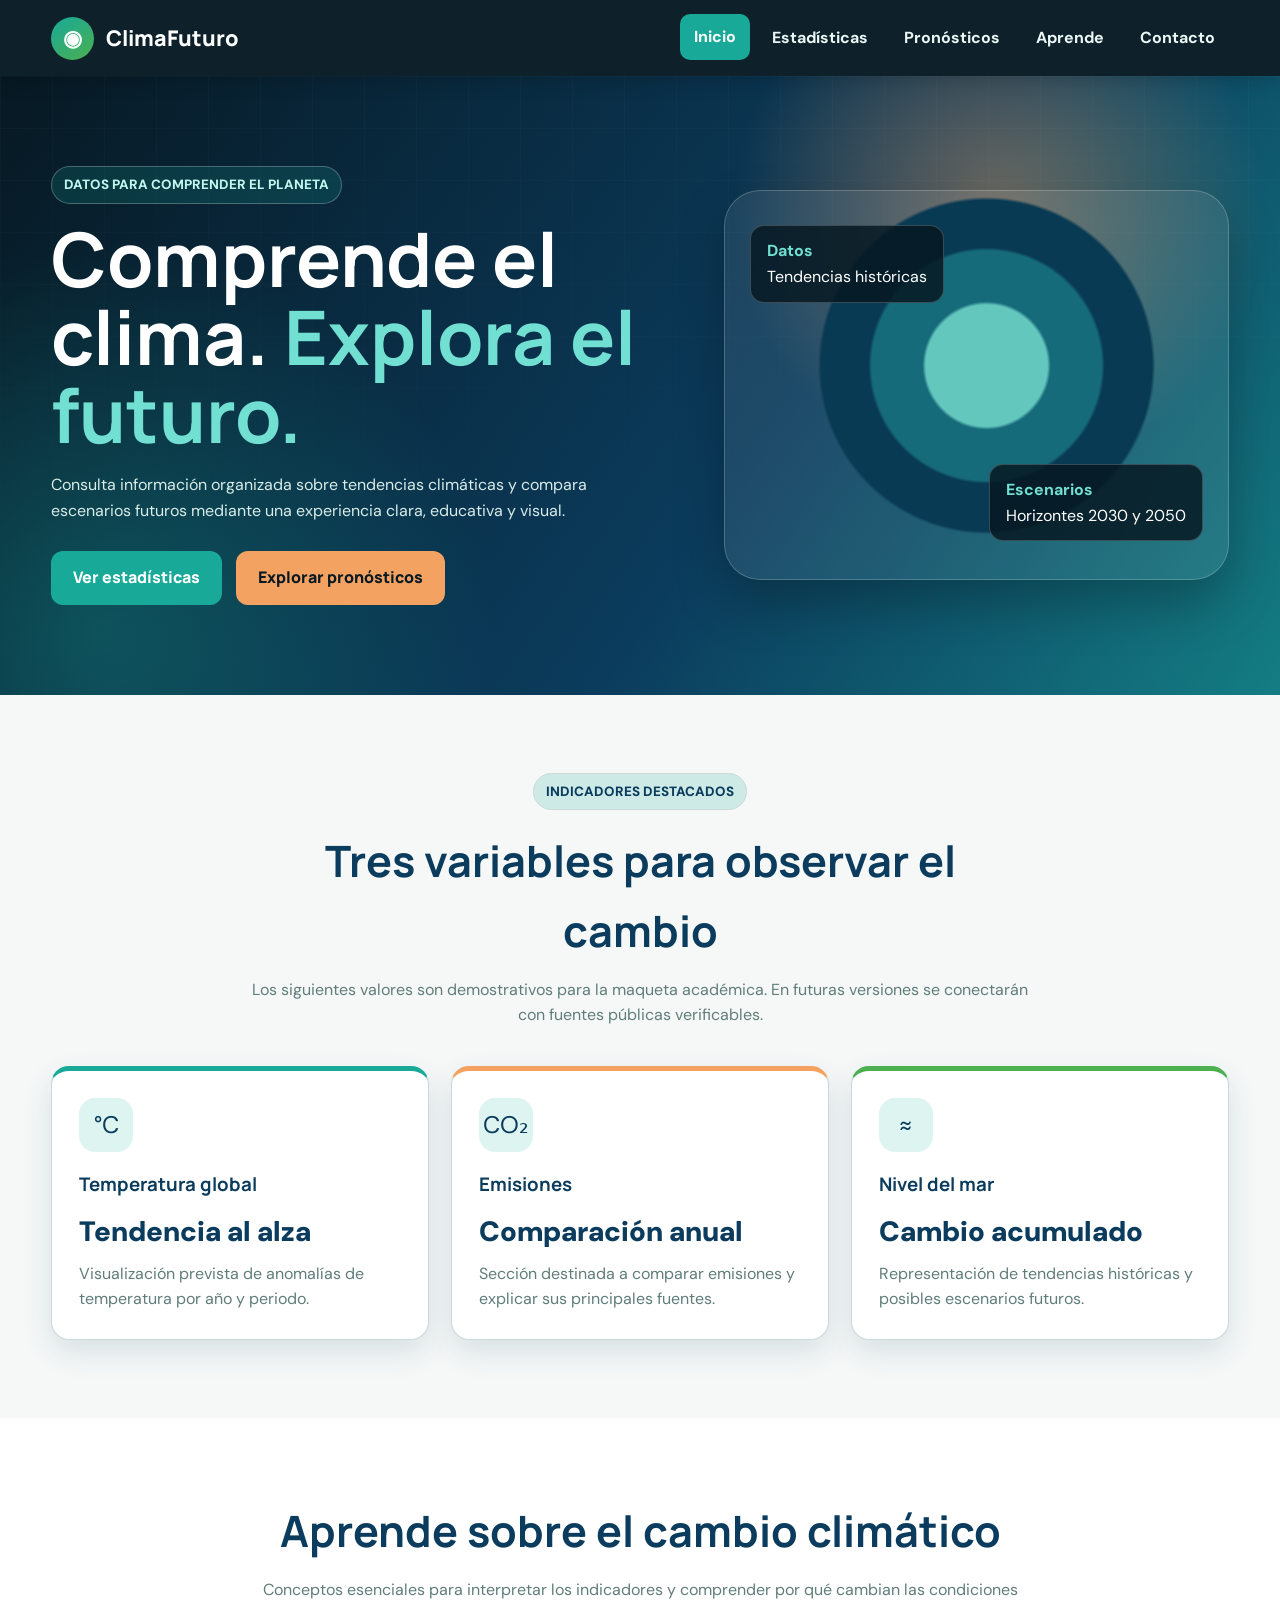
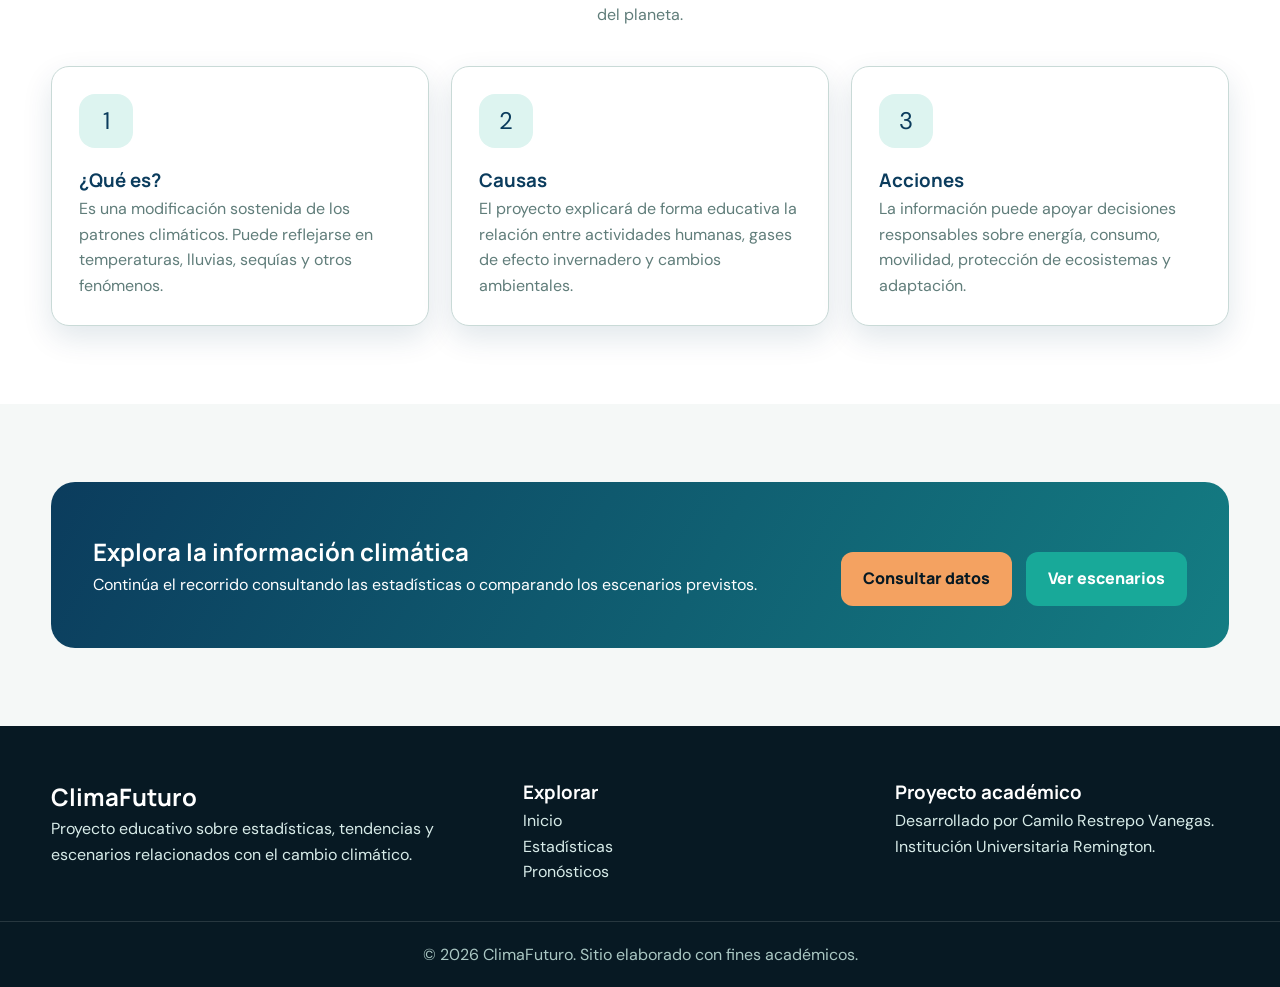
<file: index.html>
<!DOCTYPE html>
<html lang="es">
<head>
  <meta charset="UTF-8">
  <meta name="viewport" content="width=device-width, initial-scale=1.0">
  <meta name="description" content="ClimaFuturo presenta estadísticas, tendencias y pronósticos educativos sobre el cambio climático.">
  <title>ClimaFuturo | Inicio</title>
  <link rel="preconnect" href="https://fonts.googleapis.com">
  <link rel="preconnect" href="https://fonts.gstatic.com" crossorigin>
  <link href="https://fonts.googleapis.com/css2?family=DM+Sans:wght@400;500;700&family=Manrope:wght@600;700;800&display=swap" rel="stylesheet">
  <link rel="stylesheet" href="styles.css">
</head>
<body>
  <a class="skip-link" href="#contenido">Saltar al contenido principal</a>

  <header class="site-header">
    <div class="container navbar">
      <a class="brand" href="index.html" aria-label="ClimaFuturo, ir al inicio">
        <span class="brand-mark" aria-hidden="true">◉</span>
        <span>ClimaFuturo</span>
      </a>
      <nav aria-label="Navegación principal">
        <ul class="nav-list">
          <li><a class="nav-link active" href="index.html" aria-current="page">Inicio</a></li>
          <li><a class="nav-link" href="estadisticas.html">Estadísticas</a></li>
          <li><a class="nav-link" href="pronosticos.html">Pronósticos</a></li>
          <li><a class="nav-link" href="#aprende">Aprende</a></li>
          <li><a class="nav-link" href="#contacto">Contacto</a></li>
        </ul>
      </nav>
    </div>
  </header>

  <main id="contenido">
    <section class="hero" aria-labelledby="titulo-principal">
      <div class="container hero-grid">
        <div>
          <span class="eyebrow">Datos para comprender el planeta</span>
          <h1 id="titulo-principal">Comprende el clima. <span>Explora el futuro.</span></h1>
          <p class="hero-text">Consulta información organizada sobre tendencias climáticas y compara escenarios futuros mediante una experiencia clara, educativa y visual.</p>
          <div class="button-group">
            <a class="btn btn-primary" href="estadisticas.html">Ver estadísticas</a>
            <a class="btn btn-secondary" href="pronosticos.html">Explorar pronósticos</a>
          </div>
        </div>
        <div class="planet-card" role="img" aria-label="Representación gráfica abstracta del planeta y sus datos climáticos">
          <div class="data-badge badge-one"><strong>Datos</strong><span>Tendencias históricas</span></div>
          <div class="data-badge badge-two"><strong>Escenarios</strong><span>Horizontes 2030 y 2050</span></div>
        </div>
      </div>
    </section>

    <section class="section" aria-labelledby="indicadores-title">
      <div class="container">
        <div class="section-heading">
          <span class="eyebrow" style="color:#0B3C5D; border-color:#C9DAD7;">Indicadores destacados</span>
          <h2 id="indicadores-title">Tres variables para observar el cambio</h2>
          <p>Los siguientes valores son demostrativos para la maqueta académica. En futuras versiones se conectarán con fuentes públicas verificables.</p>
        </div>
        <div class="stats-grid">
          <article class="card metric">
            <div class="card-icon" aria-hidden="true">°C</div>
            <h3>Temperatura global</h3>
            <span class="metric-value">Tendencia al alza</span>
            <p>Visualización prevista de anomalías de temperatura por año y periodo.</p>
          </article>
          <article class="card metric">
            <div class="card-icon" aria-hidden="true">CO₂</div>
            <h3>Emisiones</h3>
            <span class="metric-value">Comparación anual</span>
            <p>Sección destinada a comparar emisiones y explicar sus principales fuentes.</p>
          </article>
          <article class="card metric">
            <div class="card-icon" aria-hidden="true">≈</div>
            <h3>Nivel del mar</h3>
            <span class="metric-value">Cambio acumulado</span>
            <p>Representación de tendencias históricas y posibles escenarios futuros.</p>
          </article>
        </div>
      </div>
    </section>

    <section class="section section-alt" id="aprende" aria-labelledby="aprende-title">
      <div class="container">
        <div class="section-heading">
          <h2 id="aprende-title">Aprende sobre el cambio climático</h2>
          <p>Conceptos esenciales para interpretar los indicadores y comprender por qué cambian las condiciones del planeta.</p>
        </div>
        <div class="grid-3">
          <article class="card">
            <div class="card-icon" aria-hidden="true">1</div>
            <h3>¿Qué es?</h3>
            <p>Es una modificación sostenida de los patrones climáticos. Puede reflejarse en temperaturas, lluvias, sequías y otros fenómenos.</p>
          </article>
          <article class="card">
            <div class="card-icon" aria-hidden="true">2</div>
            <h3>Causas</h3>
            <p>El proyecto explicará de forma educativa la relación entre actividades humanas, gases de efecto invernadero y cambios ambientales.</p>
          </article>
          <article class="card">
            <div class="card-icon" aria-hidden="true">3</div>
            <h3>Acciones</h3>
            <p>La información puede apoyar decisiones responsables sobre energía, consumo, movilidad, protección de ecosistemas y adaptación.</p>
          </article>
        </div>
      </div>
    </section>

    <section class="section" id="contacto" aria-labelledby="contacto-title">
      <div class="container">
        <div class="cta">
          <div>
            <h2 id="contacto-title">Explora la información climática</h2>
            <p>Continúa el recorrido consultando las estadísticas o comparando los escenarios previstos.</p>
          </div>
          <div class="button-group">
            <a class="btn btn-secondary" href="estadisticas.html">Consultar datos</a>
            <a class="btn btn-primary" href="pronosticos.html">Ver escenarios</a>
          </div>
        </div>
      </div>
    </section>
  </main>

  <footer class="site-footer">
    <div class="container footer-grid">
      <section aria-labelledby="footer-about">
        <h2 id="footer-about">ClimaFuturo</h2>
        <p>Proyecto educativo sobre estadísticas, tendencias y escenarios relacionados con el cambio climático.</p>
      </section>
      <nav aria-label="Navegación del pie de página">
        <h3>Explorar</h3>
        <ul class="footer-links">
          <li><a href="index.html">Inicio</a></li>
          <li><a href="estadisticas.html">Estadísticas</a></li>
          <li><a href="pronosticos.html">Pronósticos</a></li>
        </ul>
      </nav>
      <section aria-labelledby="footer-project">
        <h3 id="footer-project">Proyecto académico</h3>
        <p>Desarrollado por Camilo Restrepo Vanegas.</p>
        <p>Institución Universitaria Remington.</p>
      </section>
    </div>
    <div class="footer-bottom">
      <p>&copy; 2026 ClimaFuturo. Sitio elaborado con fines académicos.</p>
    </div>
  </footer>
</body>
</html>
</file>
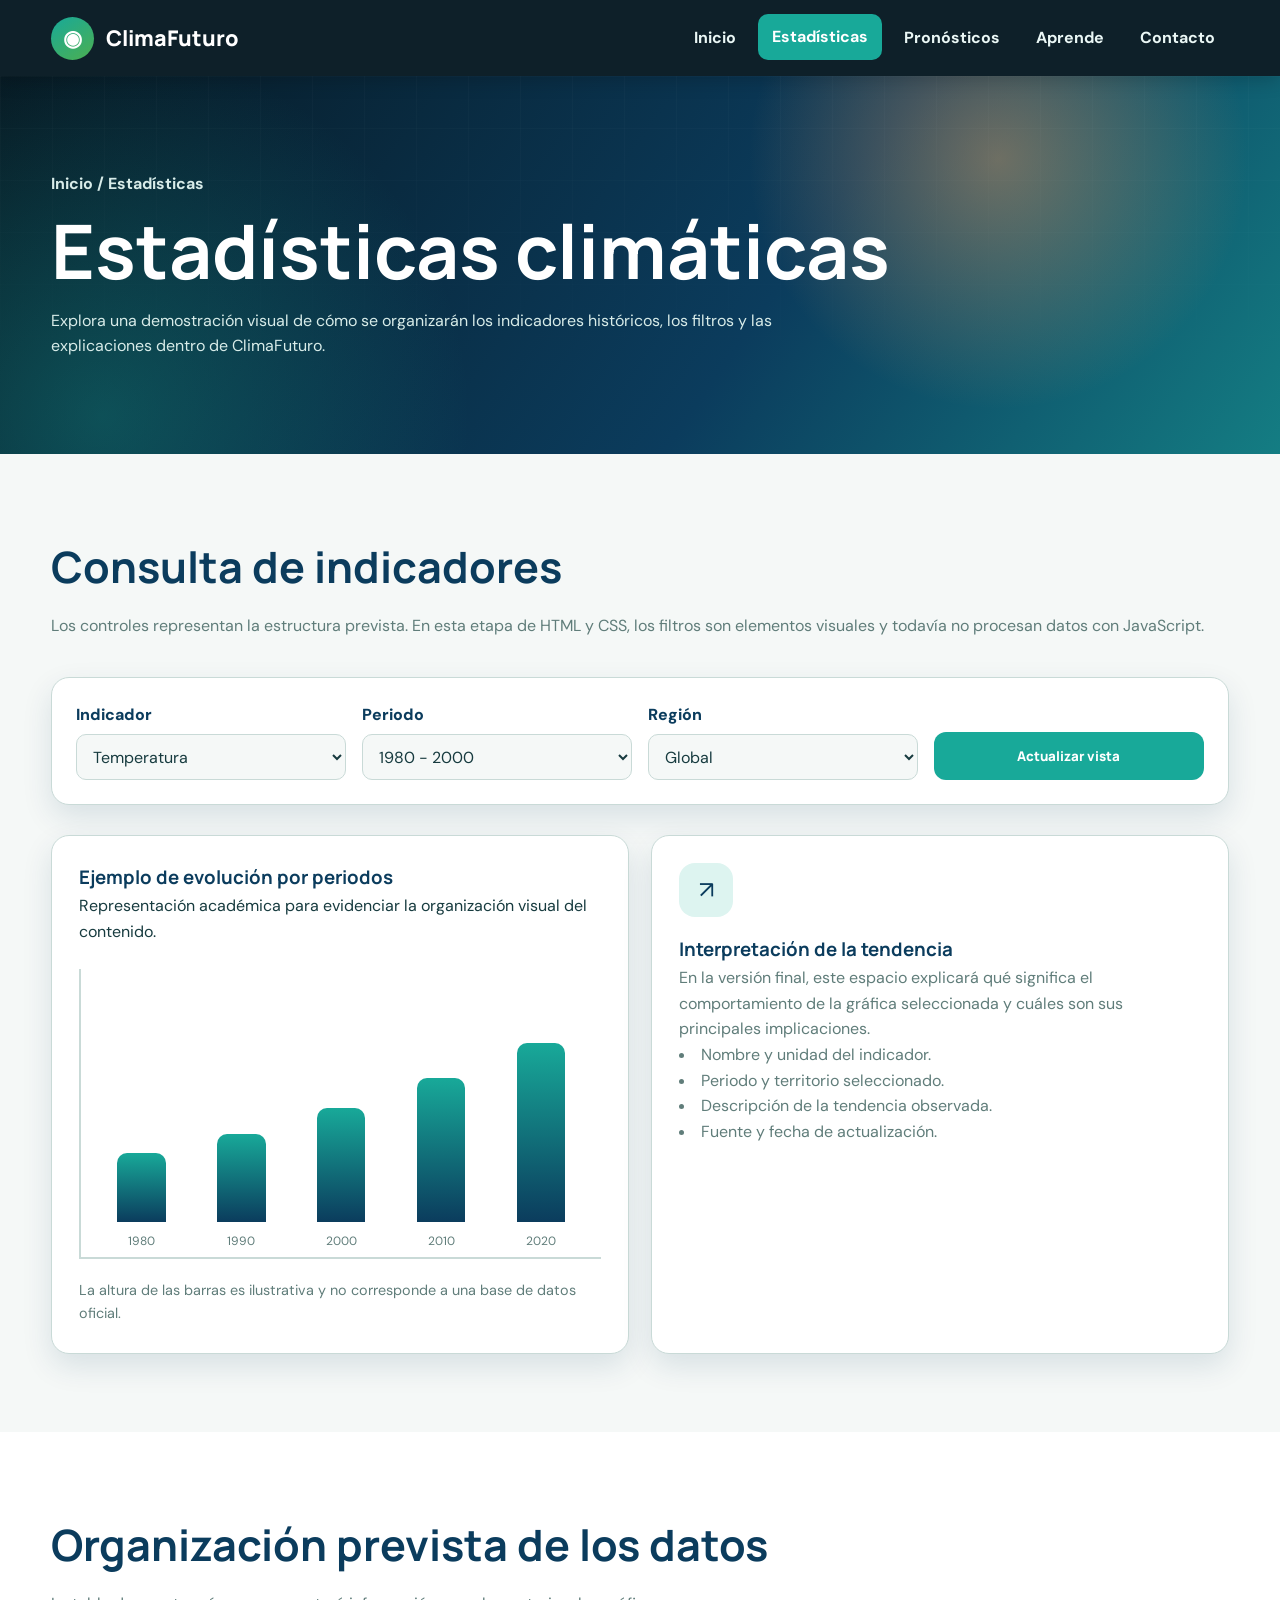
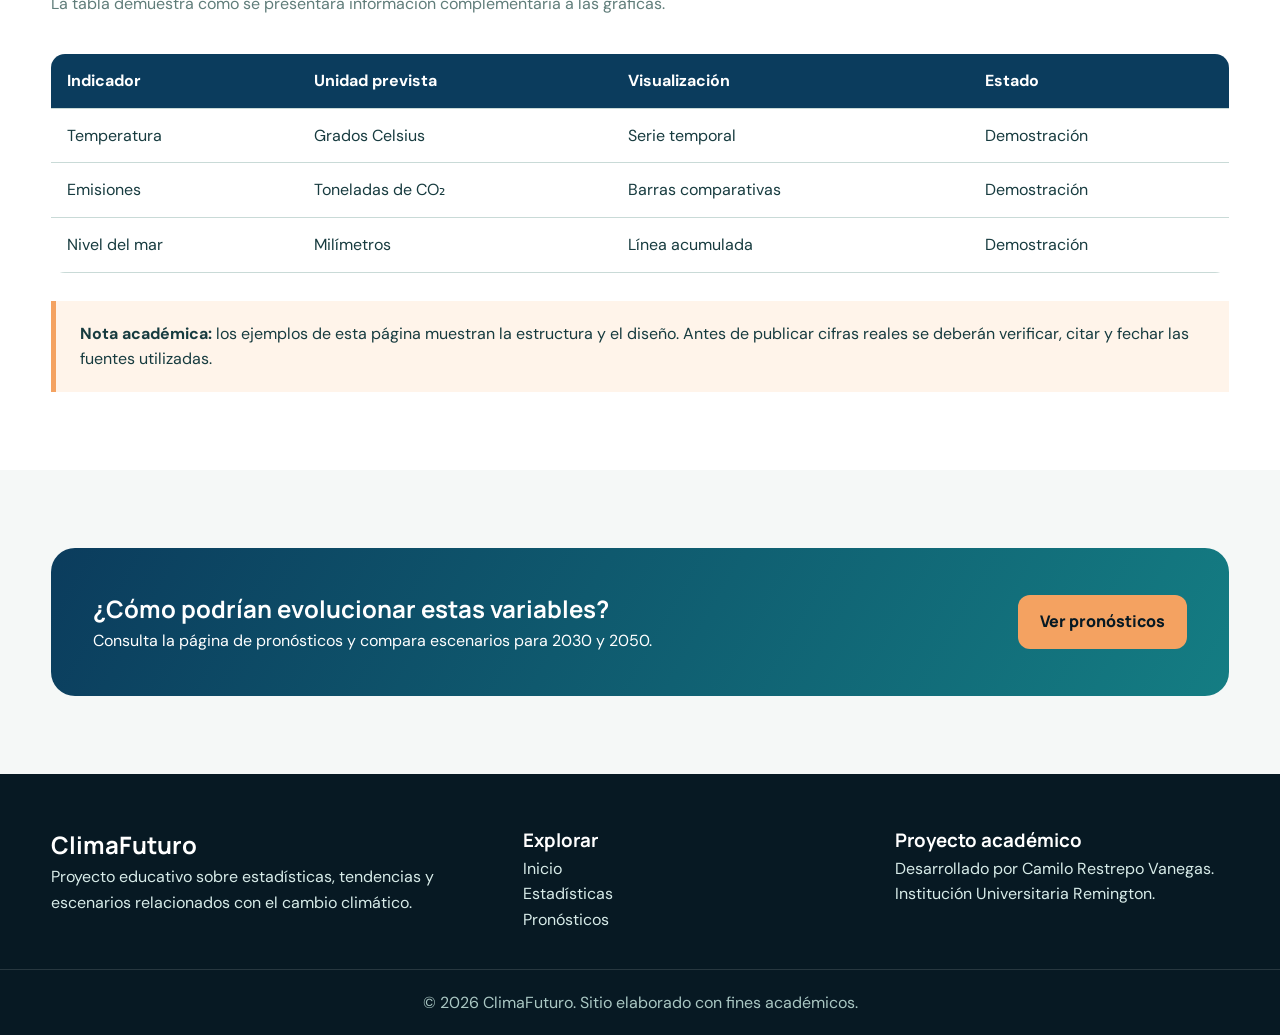
<file: estadisticas.html>
<!DOCTYPE html>
<html lang="es">
<head>
  <meta charset="UTF-8">
  <meta name="viewport" content="width=device-width, initial-scale=1.0">
  <meta name="description" content="Consulta indicadores y representaciones educativas de estadísticas climáticas en ClimaFuturo.">
  <title>ClimaFuturo | Estadísticas</title>
  <link rel="preconnect" href="https://fonts.googleapis.com">
  <link rel="preconnect" href="https://fonts.gstatic.com" crossorigin>
  <link href="https://fonts.googleapis.com/css2?family=DM+Sans:wght@400;500;700&family=Manrope:wght@600;700;800&display=swap" rel="stylesheet">
  <link rel="stylesheet" href="styles.css">
</head>
<body>
  <a class="skip-link" href="#contenido">Saltar al contenido principal</a>

  <header class="site-header">
    <div class="container navbar">
      <a class="brand" href="index.html" aria-label="ClimaFuturo, ir al inicio">
        <span class="brand-mark" aria-hidden="true">◉</span>
        <span>ClimaFuturo</span>
      </a>
      <nav aria-label="Navegación principal">
        <ul class="nav-list">
          <li><a class="nav-link" href="index.html">Inicio</a></li>
          <li><a class="nav-link active" href="estadisticas.html" aria-current="page">Estadísticas</a></li>
          <li><a class="nav-link" href="pronosticos.html">Pronósticos</a></li>
          <li><a class="nav-link" href="index.html#aprende">Aprende</a></li>
          <li><a class="nav-link" href="index.html#contacto">Contacto</a></li>
        </ul>
      </nav>
    </div>
  </header>

  <main id="contenido">
    <section class="page-hero" aria-labelledby="page-title">
      <div class="container">
        <p class="breadcrumb"><a href="index.html">Inicio</a> / Estadísticas</p>
        <h1 id="page-title">Estadísticas climáticas</h1>
        <p>Explora una demostración visual de cómo se organizarán los indicadores históricos, los filtros y las explicaciones dentro de ClimaFuturo.</p>
      </div>
    </section>

    <section class="section" aria-labelledby="consulta-title">
      <div class="container">
        <div class="section-heading left">
          <h2 id="consulta-title">Consulta de indicadores</h2>
          <p>Los controles representan la estructura prevista. En esta etapa de HTML y CSS, los filtros son elementos visuales y todavía no procesan datos con JavaScript.</p>
        </div>

        <form class="filters" action="#resultado" method="get">
          <div class="form-group">
            <label for="indicador">Indicador</label>
            <select id="indicador" name="indicador">
              <option>Temperatura</option>
              <option>Emisiones de CO₂</option>
              <option>Nivel del mar</option>
            </select>
          </div>
          <div class="form-group">
            <label for="periodo">Periodo</label>
            <select id="periodo" name="periodo">
              <option>1980 - 2000</option>
              <option>2001 - 2020</option>
              <option>2021 - actualidad</option>
            </select>
          </div>
          <div class="form-group">
            <label for="region">Región</label>
            <select id="region" name="region">
              <option>Global</option>
              <option>América Latina</option>
              <option>Colombia</option>
            </select>
          </div>
          <div class="form-group" style="display:flex; align-items:end;">
            <button class="btn btn-primary" type="submit" style="width:100%;">Actualizar vista</button>
          </div>
        </form>

        <div class="grid-2" id="resultado">
          <article class="chart-card" aria-labelledby="grafica-title">
            <h3 id="grafica-title">Ejemplo de evolución por periodos</h3>
            <p>Representación académica para evidenciar la organización visual del contenido.</p>
            <div class="chart" role="img" aria-label="Gráfica demostrativa de barras con una tendencia ascendente entre 1980 y 2020">
              <div class="bar" style="height:30%;"><span>1980</span></div>
              <div class="bar" style="height:38%;"><span>1990</span></div>
              <div class="bar" style="height:49%;"><span>2000</span></div>
              <div class="bar" style="height:62%;"><span>2010</span></div>
              <div class="bar" style="height:77%;"><span>2020</span></div>
            </div>
            <p class="legend">La altura de las barras es ilustrativa y no corresponde a una base de datos oficial.</p>
          </article>

          <aside class="card" aria-labelledby="interpretacion-title">
            <div class="card-icon" aria-hidden="true">↗</div>
            <h3 id="interpretacion-title">Interpretación de la tendencia</h3>
            <p>En la versión final, este espacio explicará qué significa el comportamiento de la gráfica seleccionada y cuáles son sus principales implicaciones.</p>
            <ul>
              <li>Nombre y unidad del indicador.</li>
              <li>Periodo y territorio seleccionado.</li>
              <li>Descripción de la tendencia observada.</li>
              <li>Fuente y fecha de actualización.</li>
            </ul>
          </aside>
        </div>
      </div>
    </section>

    <section class="section section-alt" aria-labelledby="tabla-title">
      <div class="container">
        <div class="section-heading left">
          <h2 id="tabla-title">Organización prevista de los datos</h2>
          <p>La tabla demuestra cómo se presentará información complementaria a las gráficas.</p>
        </div>
        <div class="data-table-wrapper">
          <table>
            <thead>
              <tr>
                <th scope="col">Indicador</th>
                <th scope="col">Unidad prevista</th>
                <th scope="col">Visualización</th>
                <th scope="col">Estado</th>
              </tr>
            </thead>
            <tbody>
              <tr><td>Temperatura</td><td>Grados Celsius</td><td>Serie temporal</td><td>Demostración</td></tr>
              <tr><td>Emisiones</td><td>Toneladas de CO₂</td><td>Barras comparativas</td><td>Demostración</td></tr>
              <tr><td>Nivel del mar</td><td>Milímetros</td><td>Línea acumulada</td><td>Demostración</td></tr>
            </tbody>
          </table>
        </div>
        <div class="note" style="margin-top:28px;">
          <strong>Nota académica:</strong> los ejemplos de esta página muestran la estructura y el diseño. Antes de publicar cifras reales se deberán verificar, citar y fechar las fuentes utilizadas.
        </div>
      </div>
    </section>

    <section class="section">
      <div class="container">
        <div class="cta">
          <div>
            <h2>¿Cómo podrían evolucionar estas variables?</h2>
            <p>Consulta la página de pronósticos y compara escenarios para 2030 y 2050.</p>
          </div>
          <a class="btn btn-secondary" href="pronosticos.html">Ver pronósticos</a>
        </div>
      </div>
    </section>
  </main>

  <footer class="site-footer">
    <div class="container footer-grid">
      <section aria-labelledby="footer-about">
        <h2 id="footer-about">ClimaFuturo</h2>
        <p>Proyecto educativo sobre estadísticas, tendencias y escenarios relacionados con el cambio climático.</p>
      </section>
      <nav aria-label="Navegación del pie de página">
        <h3>Explorar</h3>
        <ul class="footer-links">
          <li><a href="index.html">Inicio</a></li>
          <li><a href="estadisticas.html">Estadísticas</a></li>
          <li><a href="pronosticos.html">Pronósticos</a></li>
        </ul>
      </nav>
      <section aria-labelledby="footer-project">
        <h3 id="footer-project">Proyecto académico</h3>
        <p>Desarrollado por Camilo Restrepo Vanegas.</p>
        <p>Institución Universitaria Remington.</p>
      </section>
    </div>
    <div class="footer-bottom">
      <p>&copy; 2026 ClimaFuturo. Sitio elaborado con fines académicos.</p>
    </div>
  </footer>
</body>
</html>
</file>
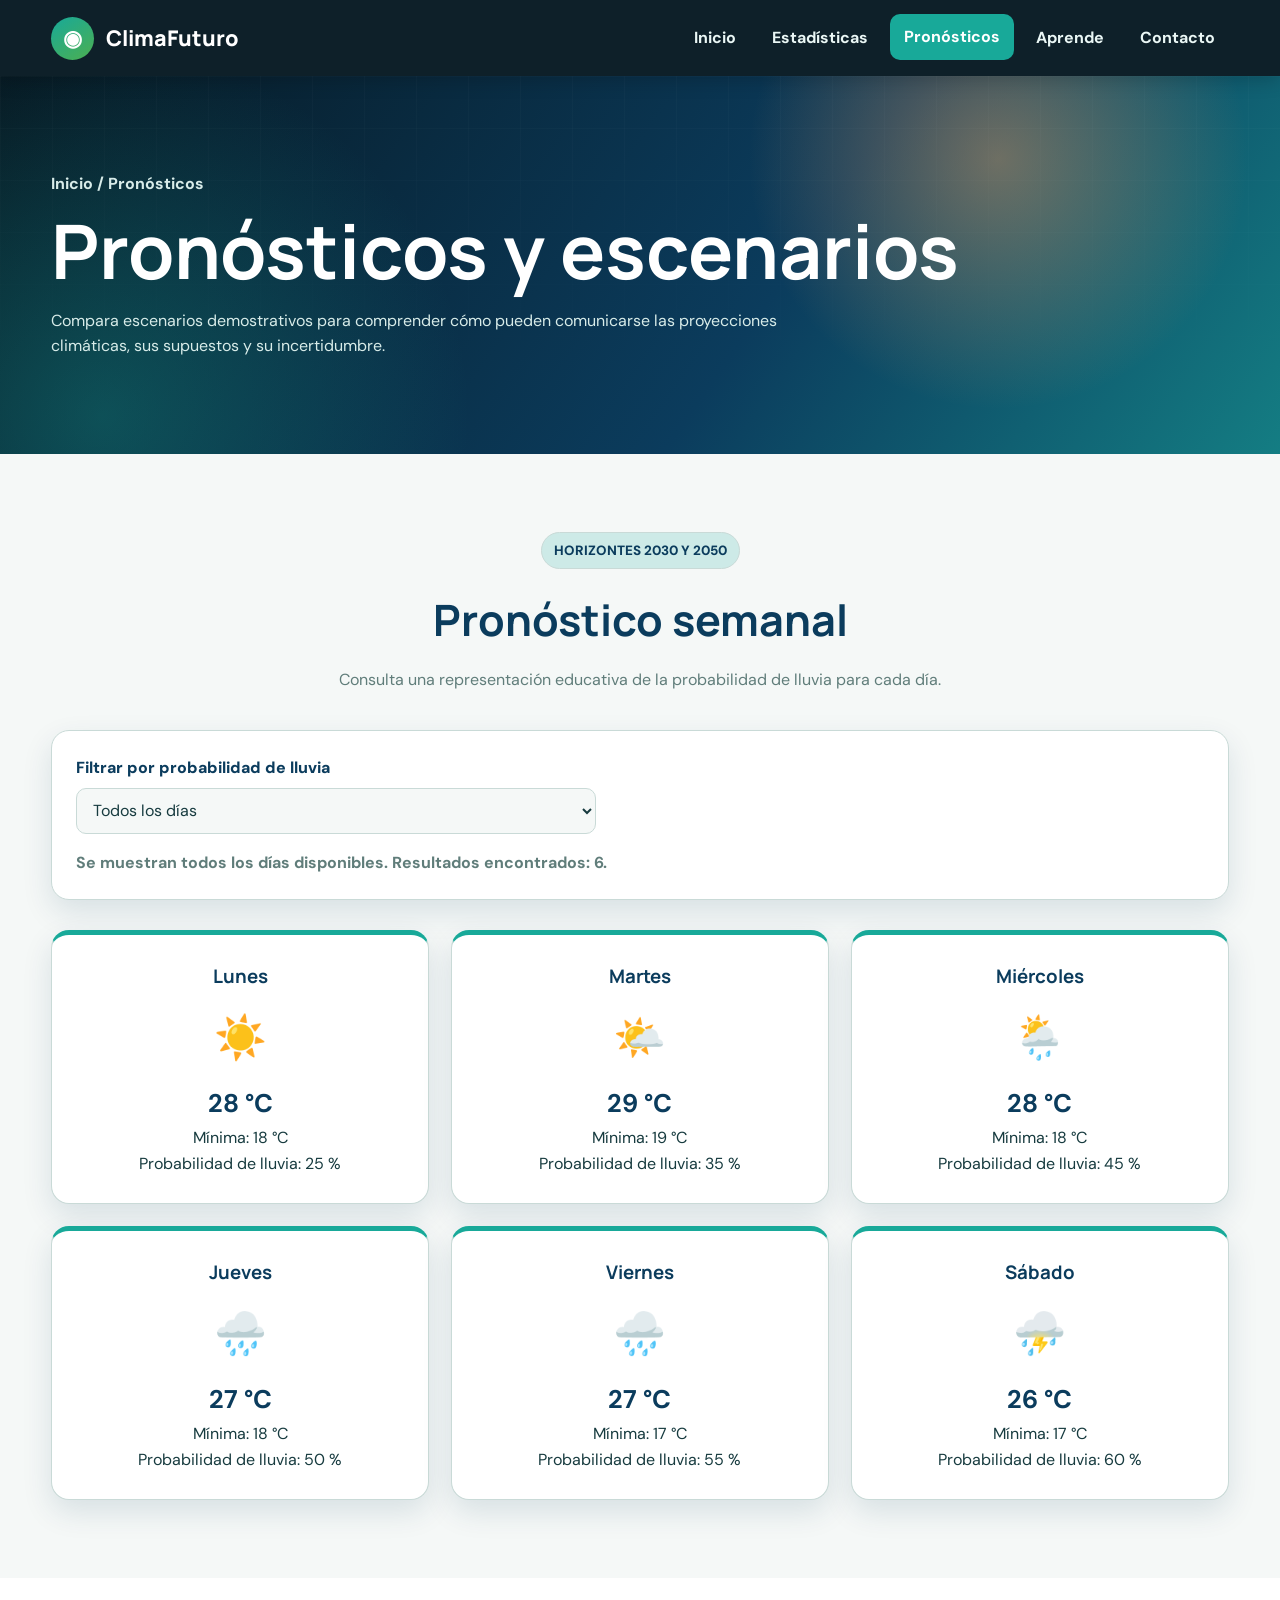
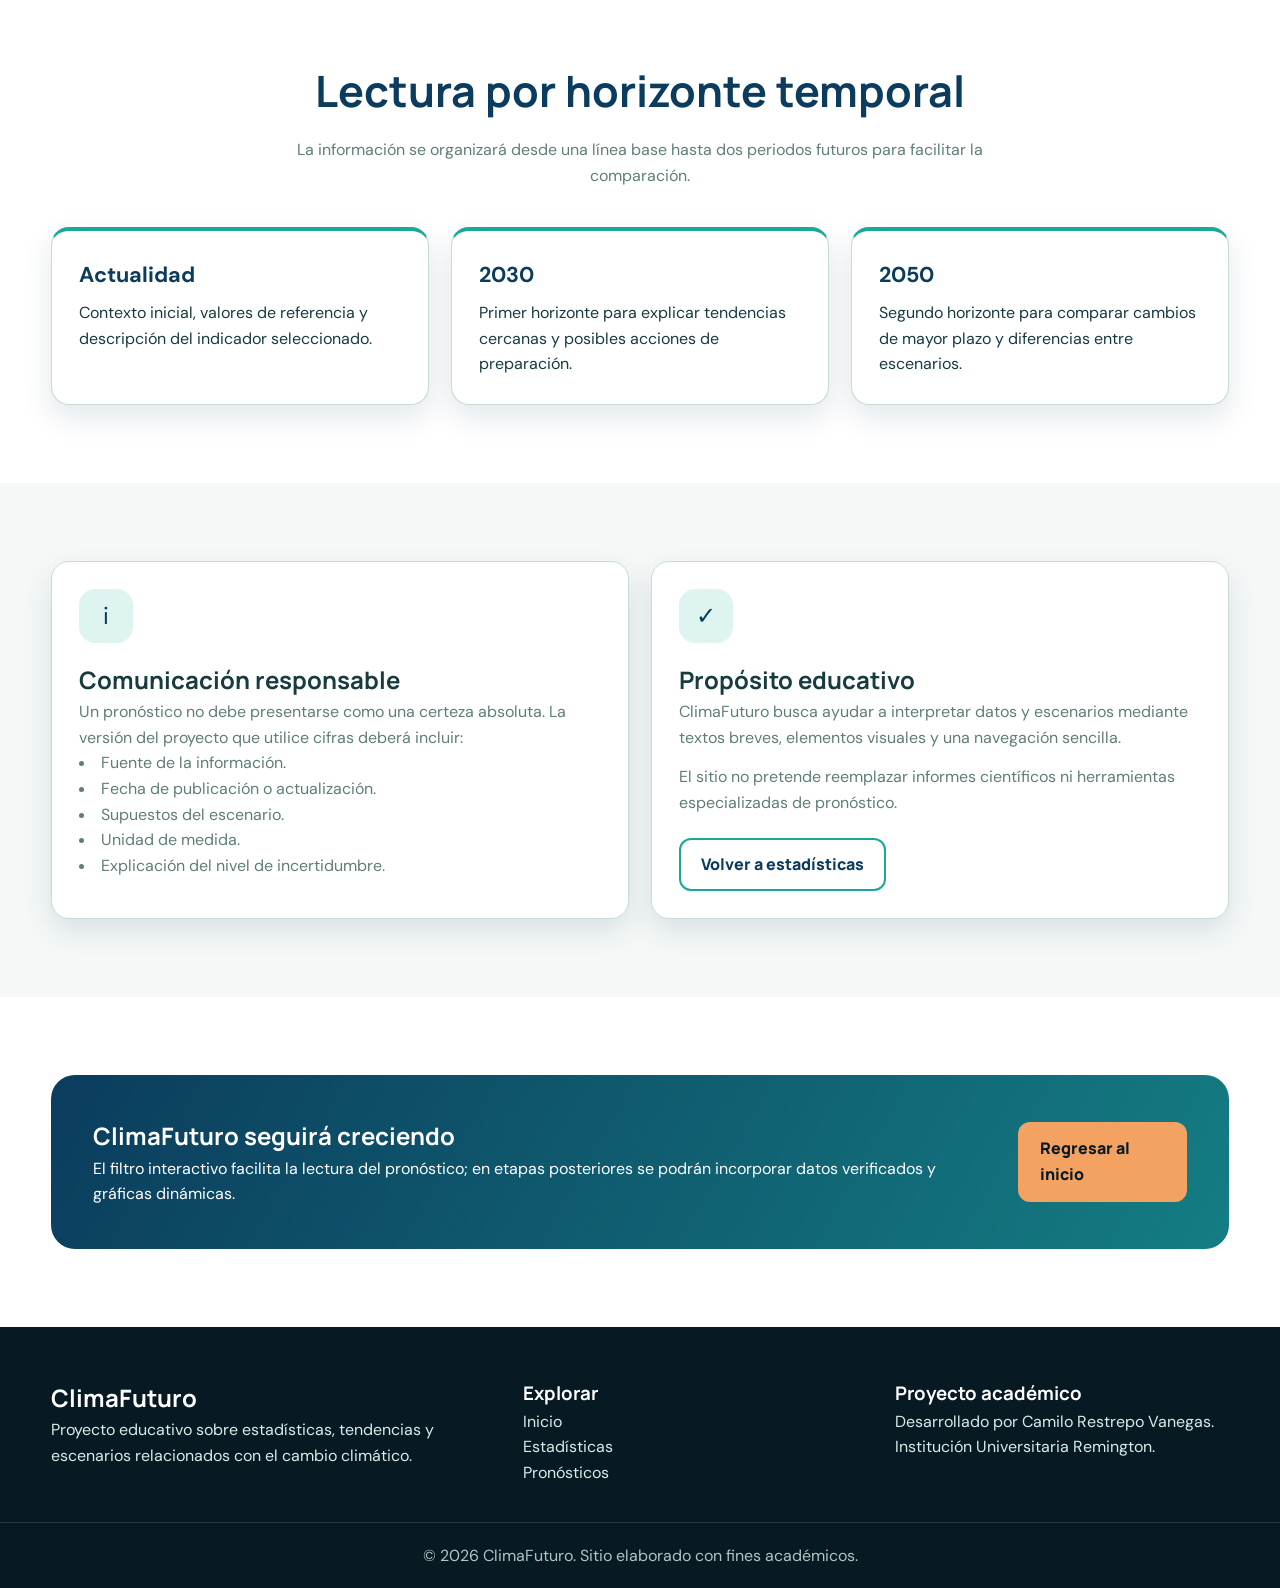
<file: pronosticos.html>
<!DOCTYPE html>
<html lang="es">
<head>
  <meta charset="UTF-8">
  <meta name="viewport" content="width=device-width, initial-scale=1.0">
  <meta name="description" content="Compara escenarios educativos de pronósticos climáticos para 2030 y 2050 en ClimaFuturo.">
  <title>ClimaFuturo | Pronósticos</title>
  <link rel="preconnect" href="https://fonts.googleapis.com">
  <link rel="preconnect" href="https://fonts.gstatic.com" crossorigin>
  <link href="https://fonts.googleapis.com/css2?family=DM+Sans:wght@400;500;700&family=Manrope:wght@600;700;800&display=swap" rel="stylesheet">
  <link rel="stylesheet" href="styles.css">
</head>
<body>
  <a class="skip-link" href="#contenido">Saltar al contenido principal</a>

  <header class="site-header">
    <div class="container navbar">
      <a class="brand" href="index.html" aria-label="ClimaFuturo, ir al inicio">
        <span class="brand-mark" aria-hidden="true">◉</span>
        <span>ClimaFuturo</span>
      </a>
      <nav aria-label="Navegación principal">
        <ul class="nav-list">
          <li><a class="nav-link" href="index.html">Inicio</a></li>
          <li><a class="nav-link" href="estadisticas.html">Estadísticas</a></li>
          <li><a class="nav-link active" href="pronosticos.html" aria-current="page">Pronósticos</a></li>
          <li><a class="nav-link" href="index.html#aprende">Aprende</a></li>
          <li><a class="nav-link" href="index.html#contacto">Contacto</a></li>
        </ul>
      </nav>
    </div>
  </header>

  <main id="contenido">
    <section class="page-hero" aria-labelledby="page-title">
      <div class="container">
        <p class="breadcrumb"><a href="index.html">Inicio</a> / Pronósticos</p>
        <h1 id="page-title">Pronósticos y escenarios</h1>
        <p>Compara escenarios demostrativos para comprender cómo pueden comunicarse las proyecciones climáticas, sus supuestos y su incertidumbre.</p>
      </div>
    </section>

    <section class="section" aria-labelledby="escenarios-title">
      <div class="container">
        <div class="section-heading">
          <span class="eyebrow" style="color:#0B3C5D; border-color:#C9DAD7;">Horizontes 2030 y 2050</span>
          <h2 id="escenarios-title">Pronóstico semanal</h2>
          <p>Consulta una representación educativa de la probabilidad de lluvia para cada día.</p>
        </div>

        <div class="forecast-controls">
          <div class="form-group">
            <label for="filtro-lluvia">Filtrar por probabilidad de lluvia</label>
            <select id="filtro-lluvia">
              <option value="todos">Todos los días</option>
              <option value="alta">Lluvia alta, 50 % o más</option>
              <option value="baja">Lluvia baja, menos del 50 %</option>
            </select>
          </div>
          <p id="resultado-filtro" aria-live="polite">Se muestran todos los días disponibles. Resultados encontrados: 6.</p>
        </div>

        <div class="forecast-grid" id="lista-pronosticos">
          <article class="forecast-card" data-lluvia="25">
            <h3>Lunes</h3>
            <p class="weather-icon" aria-hidden="true">☀️</p>
            <strong>28 °C</strong>
            <span>Mínima: 18 °C</span>
            <p>Probabilidad de lluvia: 25 %</p>
          </article>

          <article class="forecast-card" data-lluvia="35">
            <h3>Martes</h3>
            <p class="weather-icon" aria-hidden="true">🌤️</p>
            <strong>29 °C</strong>
            <span>Mínima: 19 °C</span>
            <p>Probabilidad de lluvia: 35 %</p>
          </article>

          <article class="forecast-card" data-lluvia="45">
            <h3>Miércoles</h3>
            <p class="weather-icon" aria-hidden="true">🌦️</p>
            <strong>28 °C</strong>
            <span>Mínima: 18 °C</span>
            <p>Probabilidad de lluvia: 45 %</p>
          </article>

          <article class="forecast-card" data-lluvia="50">
            <h3>Jueves</h3>
            <p class="weather-icon" aria-hidden="true">🌧️</p>
            <strong>27 °C</strong>
            <span>Mínima: 18 °C</span>
            <p>Probabilidad de lluvia: 50 %</p>
          </article>

          <article class="forecast-card" data-lluvia="55">
            <h3>Viernes</h3>
            <p class="weather-icon" aria-hidden="true">🌧️</p>
            <strong>27 °C</strong>
            <span>Mínima: 17 °C</span>
            <p>Probabilidad de lluvia: 55 %</p>
          </article>

          <article class="forecast-card" data-lluvia="60">
            <h3>Sábado</h3>
            <p class="weather-icon" aria-hidden="true">⛈️</p>
            <strong>26 °C</strong>
            <span>Mínima: 17 °C</span>
            <p>Probabilidad de lluvia: 60 %</p>
          </article>
        </div>
        <p id="sin-resultados" class="empty-message" hidden>No se encontraron días que cumplan el filtro seleccionado.</p>
      </div>
    </section>

    <section class="section section-alt" aria-labelledby="horizonte-title">
      <div class="container">
        <div class="section-heading">
          <h2 id="horizonte-title">Lectura por horizonte temporal</h2>
          <p>La información se organizará desde una línea base hasta dos periodos futuros para facilitar la comparación.</p>
        </div>
        <div class="timeline">
          <article class="timeline-item">
            <strong>Actualidad</strong>
            <p>Contexto inicial, valores de referencia y descripción del indicador seleccionado.</p>
          </article>
          <article class="timeline-item">
            <strong>2030</strong>
            <p>Primer horizonte para explicar tendencias cercanas y posibles acciones de preparación.</p>
          </article>
          <article class="timeline-item">
            <strong>2050</strong>
            <p>Segundo horizonte para comparar cambios de mayor plazo y diferencias entre escenarios.</p>
          </article>
        </div>
      </div>
    </section>

    <section class="section" aria-labelledby="responsable-title">
      <div class="container grid-2">
        <article class="card">
          <div class="card-icon" aria-hidden="true">i</div>
          <h2 id="responsable-title">Comunicación responsable</h2>
          <p>Un pronóstico no debe presentarse como una certeza absoluta. La versión del proyecto que utilice cifras deberá incluir:</p>
          <ul>
            <li>Fuente de la información.</li>
            <li>Fecha de publicación o actualización.</li>
            <li>Supuestos del escenario.</li>
            <li>Unidad de medida.</li>
            <li>Explicación del nivel de incertidumbre.</li>
          </ul>
        </article>
        <article class="card">
          <div class="card-icon" aria-hidden="true">✓</div>
          <h2>Propósito educativo</h2>
          <p>ClimaFuturo busca ayudar a interpretar datos y escenarios mediante textos breves, elementos visuales y una navegación sencilla.</p>
          <p style="margin-top:14px;">El sitio no pretende reemplazar informes científicos ni herramientas especializadas de pronóstico.</p>
          <a class="btn btn-outline" href="estadisticas.html" style="margin-top:22px;">Volver a estadísticas</a>
        </article>
      </div>
    </section>

    <section class="section section-alt">
      <div class="container">
        <div class="cta">
          <div>
            <h2>ClimaFuturo seguirá creciendo</h2>
            <p>El filtro interactivo facilita la lectura del pronóstico; en etapas posteriores se podrán incorporar datos verificados y gráficas dinámicas.</p>
          </div>
          <a class="btn btn-secondary" href="index.html">Regresar al inicio</a>
        </div>
      </div>
    </section>
  </main>

  <footer class="site-footer">
    <div class="container footer-grid">
      <section aria-labelledby="footer-about">
        <h2 id="footer-about">ClimaFuturo</h2>
        <p>Proyecto educativo sobre estadísticas, tendencias y escenarios relacionados con el cambio climático.</p>
      </section>
      <nav aria-label="Navegación del pie de página">
        <h3>Explorar</h3>
        <ul class="footer-links">
          <li><a href="index.html">Inicio</a></li>
          <li><a href="estadisticas.html">Estadísticas</a></li>
          <li><a href="pronosticos.html">Pronósticos</a></li>
        </ul>
      </nav>
      <section aria-labelledby="footer-project">
        <h3 id="footer-project">Proyecto académico</h3>
        <p>Desarrollado por Camilo Restrepo Vanegas.</p>
        <p>Institución Universitaria Remington.</p>
      </section>
    </div>
    <div class="footer-bottom">
      <p>&copy; 2026 ClimaFuturo. Sitio elaborado con fines académicos.</p>
    </div>
  </footer>
  <script src="script.js"></script>
</body>
</html>
</file>
<file: styles.css>
:root {
  --azul-profundo: #0b3c5d;
  --azul-oscuro: #071923;
  --turquesa: #18a999;
  --verde: #4caf50;
  --naranja: #f4a261;
  --rojo: #e76f51;
  --blanco-humo: #f5f8f7;
  --blanco: #ffffff;
  --texto: #173b3f;
  --texto-suave: #607d7a;
  --borde: #c9dad7;
  --sombra: 0 12px 30px rgba(11, 60, 93, 0.12);
}

* { box-sizing: border-box; margin: 0; padding: 0; }
html { scroll-behavior: smooth; }
body { background: var(--blanco-humo); color: var(--texto); font-family: "DM Sans", sans-serif; line-height: 1.6; }
h1, h2, h3, .brand, .btn { font-family: "Manrope", sans-serif; }
a { color: inherit; text-decoration: none; }
ul { list-style-position: inside; }
.container { width: min(92%, 1180px); margin-inline: auto; }
.skip-link { position: absolute; top: -60px; left: 16px; z-index: 9999; padding: 10px 14px; border-radius: 8px; background: var(--naranja); color: var(--azul-oscuro); font-weight: 700; }
.skip-link:focus { top: 12px; }

.site-header { position: sticky; top: 0; z-index: 1000; background: rgba(7, 25, 35, 0.97); color: var(--blanco); box-shadow: 0 4px 18px rgba(0,0,0,.18); }
.navbar { min-height: 76px; display: flex; align-items: center; justify-content: space-between; gap: 24px; }
.brand { display: inline-flex; align-items: center; gap: 12px; font-size: 1.35rem; font-weight: 800; }
.brand-mark { width: 43px; height: 43px; display: grid; place-items: center; border-radius: 50%; background: linear-gradient(145deg,var(--turquesa),var(--verde)); }
.nav-list { display: flex; align-items: center; gap: 8px; list-style: none; }
.nav-link { display: inline-block; padding: 10px 14px; border-radius: 10px; color: #eaf7f5; font-weight: 700; transition: .2s; }
.nav-link:hover, .nav-link:focus-visible, .nav-link.active { background: var(--turquesa); color: var(--blanco); transform: translateY(-1px); }

.hero, .page-hero { position: relative; overflow: hidden; color: var(--blanco); background: radial-gradient(circle at 78% 22%, rgba(244,162,97,.42), transparent 24%), radial-gradient(circle at 8% 90%, rgba(24,169,153,.32), transparent 30%), linear-gradient(125deg,var(--azul-oscuro),var(--azul-profundo) 60%,#147d83); }
.hero::after, .page-hero::after { content: ""; position: absolute; inset: 0; pointer-events: none; opacity: .18; background-image: linear-gradient(rgba(255,255,255,.12) 1px, transparent 1px), linear-gradient(90deg, rgba(255,255,255,.12) 1px, transparent 1px); background-size: 52px 52px; mask-image: linear-gradient(to bottom, black, transparent 85%); }
.hero-grid, .page-hero .container { position: relative; z-index: 1; }
.hero { min-height: 610px; display: grid; align-items: center; }
.hero-grid { display: grid; grid-template-columns: 1.1fr .9fr; gap: 55px; align-items: center; padding-block: 90px; }
.page-hero { padding-block: 95px; }
.hero h1, .page-hero h1 { margin-bottom: 18px; font-size: clamp(2.4rem,6vw,4.7rem); line-height: 1.04; }
.hero h1 span { color: #71e0d3; }
.hero-text, .page-hero p { max-width: 760px; color: #d8ece9; }
.eyebrow { display: inline-block; margin-bottom: 16px; padding: 7px 12px; border: 1px solid rgba(255,255,255,.25); border-radius: 999px; background: rgba(24,169,153,.18); color: #bff7ee; font-size: .84rem; font-weight: 800; text-transform: uppercase; }
.planet-card { position: relative; min-height: 390px; border: 1px solid rgba(255,255,255,.2); border-radius: 36px; background: radial-gradient(circle at 52% 45%,#64c7be 0 18%,#166b7a 19% 34%,#093a54 35% 49%,transparent 50%), rgba(255,255,255,.08); box-shadow: 0 24px 50px rgba(0,0,0,.25); }
.data-badge { position: absolute; padding: 12px 16px; border: 1px solid rgba(255,255,255,.2); border-radius: 14px; background: rgba(7,25,35,.85); }
.data-badge strong { display: block; color: #71e0d3; }
.badge-one { top: 34px; left: 25px; }
.badge-two { right: 25px; bottom: 38px; }
.breadcrumb { margin-bottom: 15px; color: #9fe8de; font-weight: 700; }

.section { padding-block: 78px; }
.section-alt { background: var(--blanco); }
.section-heading { max-width: 780px; margin: 0 auto 38px; text-align: center; }
.section-heading.left { max-width: none; margin-inline: 0; text-align: left; }
.section-heading h2 { margin-bottom: 12px; color: var(--azul-profundo); font-size: clamp(1.8rem,4vw,2.7rem); }
.section-heading p { color: var(--texto-suave); }
.grid-2, .grid-3, .stats-grid, .forecast-grid, .timeline { display: grid; gap: 22px; }
.grid-2 { grid-template-columns: repeat(2,1fr); }
.grid-3, .stats-grid { grid-template-columns: repeat(3,1fr); }
.forecast-grid { grid-template-columns: repeat(3,1fr); }
.timeline { grid-template-columns: repeat(3,1fr); }
.card, .chart-card, .forecast-card, .timeline-item { padding: 27px; border: 1px solid var(--borde); border-radius: 18px; background: var(--blanco); box-shadow: var(--sombra); transition: transform .25s ease, box-shadow .25s ease, border-color .25s ease; }
.card:hover, .chart-card:hover, .timeline-item:hover { transform: translateY(-4px); border-color: #91c9c1; box-shadow: 0 18px 38px rgba(11,60,93,.16); }
.card-icon { width: 54px; height: 54px; display: grid; place-items: center; margin-bottom: 18px; border-radius: 16px; background: #ddf4f0; color: var(--azul-profundo); font-size: 1.5rem; }
.card h3, .chart-card h3, .forecast-card h3 { color: var(--azul-profundo); }
.card p, .card li { color: var(--texto-suave); }
.metric { border-top: 5px solid var(--turquesa); }
.metric:nth-child(2) { border-top-color: var(--naranja); }
.metric:nth-child(3) { border-top-color: var(--verde); }
.metric-value { display: block; margin: 10px 0 6px; color: var(--azul-profundo); font-size: 1.75rem; font-weight: 900; }
.button-group { display: flex; flex-wrap: wrap; gap: 14px; margin-top: 28px; }
.btn { display: inline-flex; min-height: 48px; align-items: center; justify-content: center; padding: 12px 20px; border: 2px solid transparent; border-radius: 12px; font-weight: 800; transition: transform .2s ease, box-shadow .2s ease, filter .2s ease; }
.btn:hover, .btn:focus-visible { transform: translateY(-2px); filter: saturate(1.12); box-shadow: 0 10px 22px rgba(7,25,35,.18); }
.btn-primary { background: var(--turquesa); color: var(--blanco); }
.btn-secondary { background: var(--naranja); color: var(--azul-oscuro); }
.btn-outline { border-color: var(--turquesa); color: var(--azul-profundo); }
.cta { display: flex; align-items: center; justify-content: space-between; gap: 25px; padding: 42px; border-radius: 24px; background: linear-gradient(120deg,var(--azul-profundo),#147d83); color: var(--blanco); }

.filters { display: grid; grid-template-columns: repeat(4,1fr); gap: 16px; margin-bottom: 30px; padding: 24px; border: 1px solid var(--borde); border-radius: 18px; background: var(--blanco); box-shadow: var(--sombra); }
.form-group label { display: block; margin-bottom: 7px; color: var(--azul-profundo); font-weight: 800; }
.form-group select { width: 100%; min-height: 46px; padding: 10px 12px; border: 1px solid var(--borde); border-radius: 10px; background: var(--blanco-humo); color: var(--texto); font: inherit; }
.chart { height: 290px; margin-top: 25px; display: flex; align-items: flex-end; justify-content: space-around; gap: 12px; padding: 20px 16px 35px; border-left: 2px solid var(--borde); border-bottom: 2px solid var(--borde); }
.bar { position: relative; width: min(55px,10%); min-width: 26px; border-radius: 10px 10px 0 0; background: linear-gradient(to top,var(--azul-profundo),var(--turquesa)); }
.bar span { position: absolute; left: 50%; bottom: -29px; transform: translateX(-50%); color: var(--texto-suave); font-size: .75rem; }
.legend { margin-top: 20px; color: var(--texto-suave); font-size: .9rem; }
.data-table-wrapper { overflow-x: auto; border-radius: 14px; }
table { width: 100%; border-collapse: collapse; background: var(--blanco); }
th, td { padding: 14px 16px; border-bottom: 1px solid var(--borde); text-align: left; }
th { background: var(--azul-profundo); color: var(--blanco); }
.note { padding: 20px 24px; border-left: 5px solid var(--naranja); background: #fff4ea; }

.forecast-controls { margin: 0 0 30px; padding: 24px; border: 1px solid var(--borde); border-radius: 18px; background: var(--blanco); box-shadow: var(--sombra); }
.forecast-controls .form-group { max-width: 520px; }
.forecast-controls select:focus { border-color: var(--turquesa); outline: 3px solid rgba(24,169,153,.2); }
#resultado-filtro { margin-top: 16px; color: var(--texto-suave); font-weight: 700; }
.forecast-card { text-align: center; border-top: 5px solid var(--turquesa); transition: opacity .25s ease, transform .25s ease; }
.forecast-card:hover { transform: translateY(-5px); }
.forecast-card strong, .forecast-card span { display: block; }
.forecast-card strong { color: var(--azul-profundo); font-size: 1.6rem; }
.weather-icon { margin: 12px 0; font-size: 2.65rem; }
.forecast-card--hidden { display: none; }
.empty-message { margin-top: 25px; padding: 20px; border-left: 5px solid var(--naranja); border-radius: 0 12px 12px 0; background: #fff3e7; font-weight: 700; }
.timeline-item { border-top: 4px solid var(--turquesa); }
.timeline-item strong { display: block; margin-bottom: 8px; color: var(--azul-profundo); font-size: 1.35rem; }

.site-footer { padding-top: 52px; background: var(--azul-oscuro); color: #d8ece9; }
.footer-grid { display: grid; grid-template-columns: 1.3fr 1fr 1fr; gap: 38px; padding-bottom: 36px; }
.site-footer h2, .site-footer h3 { color: var(--blanco); }
.footer-links { list-style: none; }
.footer-bottom { padding-block: 20px; border-top: 1px solid rgba(255,255,255,.13); text-align: center; color: #aac7c3; }

@media (max-width: 900px) {
  .navbar { padding-block: 14px; flex-direction: column; }
  .nav-list { justify-content: center; flex-wrap: wrap; }
  .hero-grid, .grid-2, .footer-grid { grid-template-columns: 1fr; }
  .grid-3, .stats-grid, .forecast-grid, .timeline { grid-template-columns: repeat(2,1fr); }
  .filters { grid-template-columns: repeat(2,1fr); }
  .cta { align-items: flex-start; flex-direction: column; }
}

@media (max-width: 620px) {
  .site-header { position: static; }
  .nav-list { flex-direction: column; align-items: stretch; }
  .nav-link { display: block; text-align: center; }
  .hero { min-height: auto; }
  .hero-grid { padding-block: 62px; }
  .planet-card { min-height: 300px; }
  .section { padding-block: 56px; }
  .grid-2, .grid-3, .stats-grid, .forecast-grid, .timeline, .filters { grid-template-columns: 1fr; }
  .cta { padding: 28px 23px; }
}
</file>
